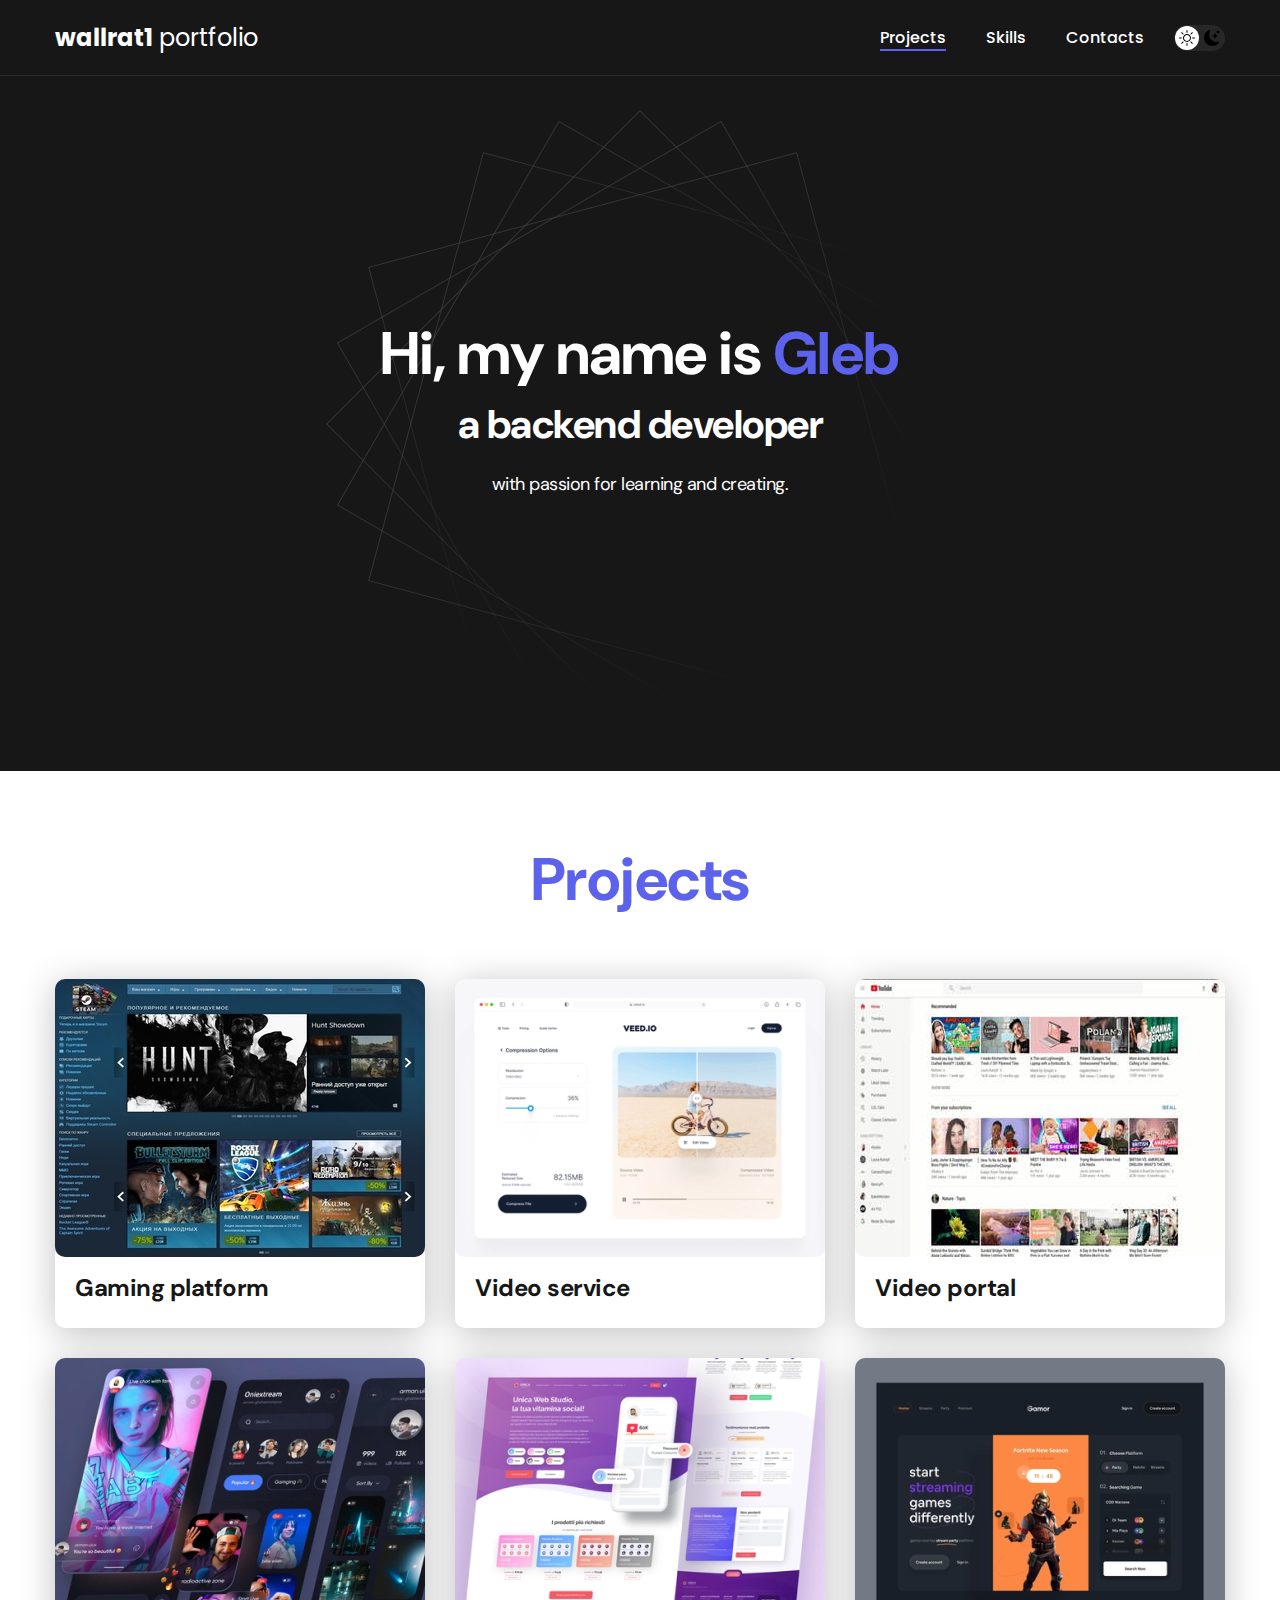
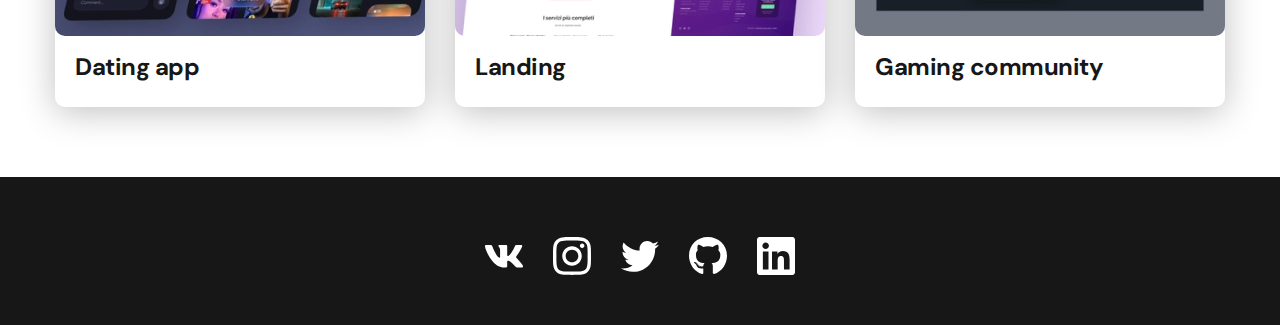
<file: index.html>
<!DOCTYPE html>
<html lang="en">
  <head>
    <meta charset="UTF-8" />
    <meta http-equiv="X-UA-Compatible" content="IE=edge" />
    <meta name="viewport" content="width=device-width, initial-scale=1.0" />
    <title>wallrat1 portfolio</title>
    <link rel="stylesheet" href="./css/main.css" />
  </head>
  <body>
    <nav class="nav">
      <div class="container">
        <div class="nav-row">
          <a href="./index.html" class="logo"
            ><strong>wallrat1</strong> portfolio</a
          >

          <button class="dark-mode-btn">
            <img
              src="./img/icons/sun.svg"
              alt="Light mode"
              class="dark-mode-btn__icon"
            />
            <img
              src="./img/icons/moon.svg"
              alt="Dark mode"
              class="dark-mode-btn__icon"
            />
          </button>

          <ul class="nav-list">
            <li class="nav-list__item">
              <a
                href="./index.html"
                class="nav-list__link nav-list__link--active"
                >Projects</a
              >
            </li>
            <li class="nav-list__item">
              <a href="./skills.html" class="nav-list__link">Skills</a>
            </li>
            <li class="nav-list__item">
              <a href="./contacts.html" class="nav-list__link">Contacts</a>
            </li>
          </ul>
        </div>
      </div>
    </nav>

    <header class="header">
      <div class="header__wrapper">
        <h1 class="header__title">
          <strong>Hi, my name is <em>Gleb</em></strong
          ><br />
          a backend developer
        </h1>
        <div class="header__text">
          <p>with passion for learning and creating.</p>
        </div>
      </div>
    </header>

    <main class="section">
      <div class="container">
        <h2 class="title-1">Projects</h2>
        <ul class="projects">
          <li class="project">
            <a href="./gameproject.html">
              <img
                src="./img/projects/01.jpg"
                alt="Project img"
                class="project__img"
              />
              <h3 class="project__title">Gaming platform</h3>
            </a>
          </li>
          <li class="project">
            <a href="./project-page.html">
              <img
                src="./img/projects/02.jpg"
                alt="Project img"
                class="project__img"
              />
              <h3 class="project__title">Video service</h3>
            </a>
          </li>
          <li class="project">
            <a href="./video portal.html">
              <img
                src="./img/projects/03.jpg"
                alt="Project img"
                class="project__img"
              />
              <h3 class="project__title">Video portal</h3>
            </a>
          </li>

          <li class="project">
            <img
              src="./img/projects/04.jpg"
              alt="Project img"
              class="project__img"
            />
            <h3 class="project__title">Dating app</h3>
          </li>
          <li class="project">
            <img
              src="./img/projects/05.jpg"
              alt="Project img"
              class="project__img"
            />
            <h3 class="project__title">Landing</h3>
          </li>
          <li class="project">
            <img
              src="./img/projects/06.jpg"
              alt="Project img"
              class="project__img"
            />
            <h3 class="project__title">Gaming community</h3>
          </li>
        </ul>
      </div>
    </main>

    <footer class="footer">
      <div class="container">
        <div class="footer__wrapper">
          <ul class="social">
            <li class="social__item">
              <a href="#!"><img src="./img/icons/vk.svg" alt="Link" /></a>
            </li>
            <li class="social__item">
              <a href="#!"
                ><img src="./img/icons/instagram.svg" alt="Link"
              /></a>
            </li>
            <li class="social__item">
              <a href="#!"><img src="./img/icons/twitter.svg" alt="Link" /></a>
            </li>
            <li class="social__item">
              <a href="#!"><img src="./img/icons/gitHub.svg" alt="Link" /></a>
            </li>
            <li class="social__item">
              <a href="#!"><img src="./img/icons/linkedIn.svg" alt="Link" /></a>
            </li>
          </ul>
        </div>
      </div>
    </footer>

    <script src="./js/main.js"></script>
  </body>
</html>
</file>
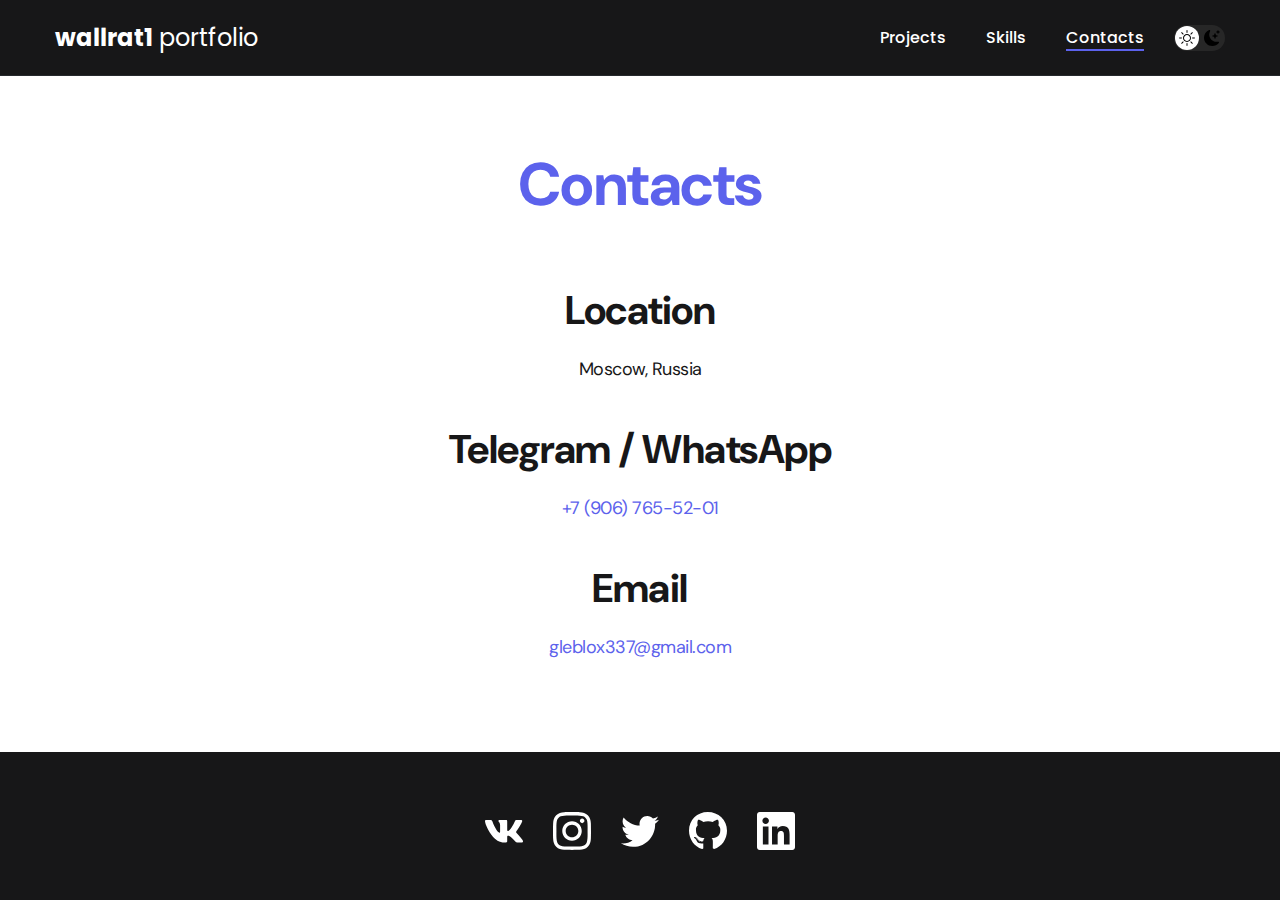
<file: contacts.html>
<!DOCTYPE html>
<html lang="en">
  <head>
    <meta charset="UTF-8" />
    <meta http-equiv="X-UA-Compatible" content="IE=edge" />
    <meta name="viewport" content="width=device-width, initial-scale=1.0" />
    <title>wallrat1 portfolio</title>
    <link rel="stylesheet" href="./css/main.css" />
  </head>
  <body>
    <nav class="nav">
      <div class="container">
        <div class="nav-row">
          <a href="./index.html" class="logo"
            ><strong>wallrat1</strong> portfolio</a
          >

          <button class="dark-mode-btn">
            <img
              src="./img/icons/sun.svg"
              alt="Light mode"
              class="dark-mode-btn__icon"
            />
            <img
              src="./img/icons/moon.svg"
              alt="Dark mode"
              class="dark-mode-btn__icon"
            />
          </button>

          <ul class="nav-list">
            <li class="nav-list__item">
              <a href="./index.html" class="nav-list__link">Projects</a>
            </li>
            <li class="nav-list__item">
              <a href="./skills.html" class="nav-list__link">Skills</a>
            </li>
            <li class="nav-list__item">
              <a
                href="./contacts.html"
                class="nav-list__link nav-list__link--active"
                >Contacts</a
              >
            </li>
          </ul>
        </div>
      </div>
    </nav>

    <main class="section">
      <div class="container">
        <h1 class="title-1">Contacts</h1>

        <ul class="content-list">
          <li class="content-list__item">
            <h2 class="title-2">Location</h2>
            <p>Moscow, Russia</p>
          </li>
          <li class="content-list__item">
            <h2 class="title-2">Telegram / WhatsApp</h2>
            <p><a href="tel:+79051234567">+7 (906) 765-52-01</a></p>
          </li>
          <li class="content-list__item">
            <h2 class="title-2">Email</h2>
            <p>
              <a href="mailto:gleblox337@gmail.com">gleblox337@gmail.com</a>
            </p>
          </li>
        </ul>
      </div>
    </main>

    <footer class="footer">
      <div class="container">
        <div class="footer__wrapper">
          <ul class="social">
            <li class="social__item">
              <a href="#!"><img src="./img/icons/vk.svg" alt="Link" /></a>
            </li>
            <li class="social__item">
              <a href="#!"
                ><img src="./img/icons/instagram.svg" alt="Link"
              /></a>
            </li>
            <li class="social__item">
              <a href="#!"><img src="./img/icons/twitter.svg" alt="Link" /></a>
            </li>
            <li class="social__item">
              <a href="#!"><img src="./img/icons/gitHub.svg" alt="Link" /></a>
            </li>
            <li class="social__item">
              <a href="#!"><img src="./img/icons/linkedIn.svg" alt="Link" /></a>
            </li>
          </ul>
        </div>
      </div>
    </footer>

    <script src="./js/main.js"></script>
  </body>
</html>
</file>
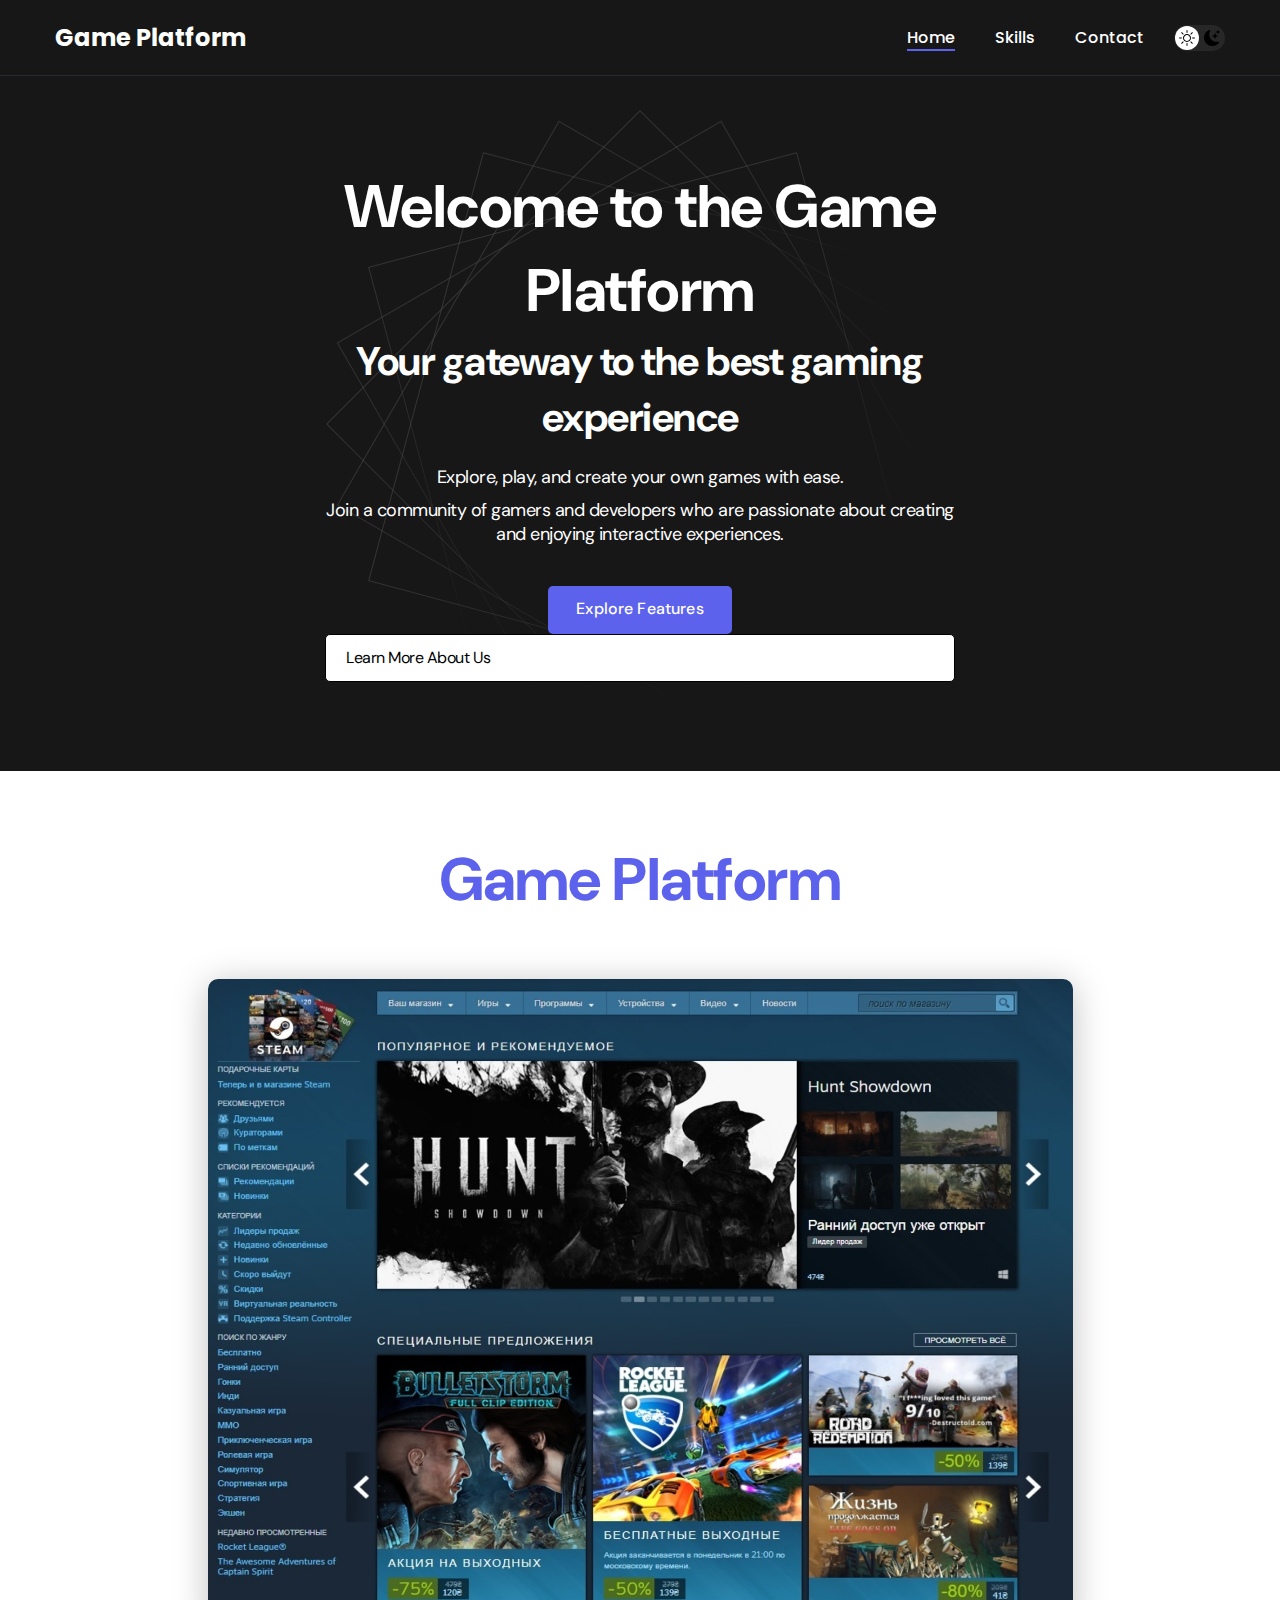
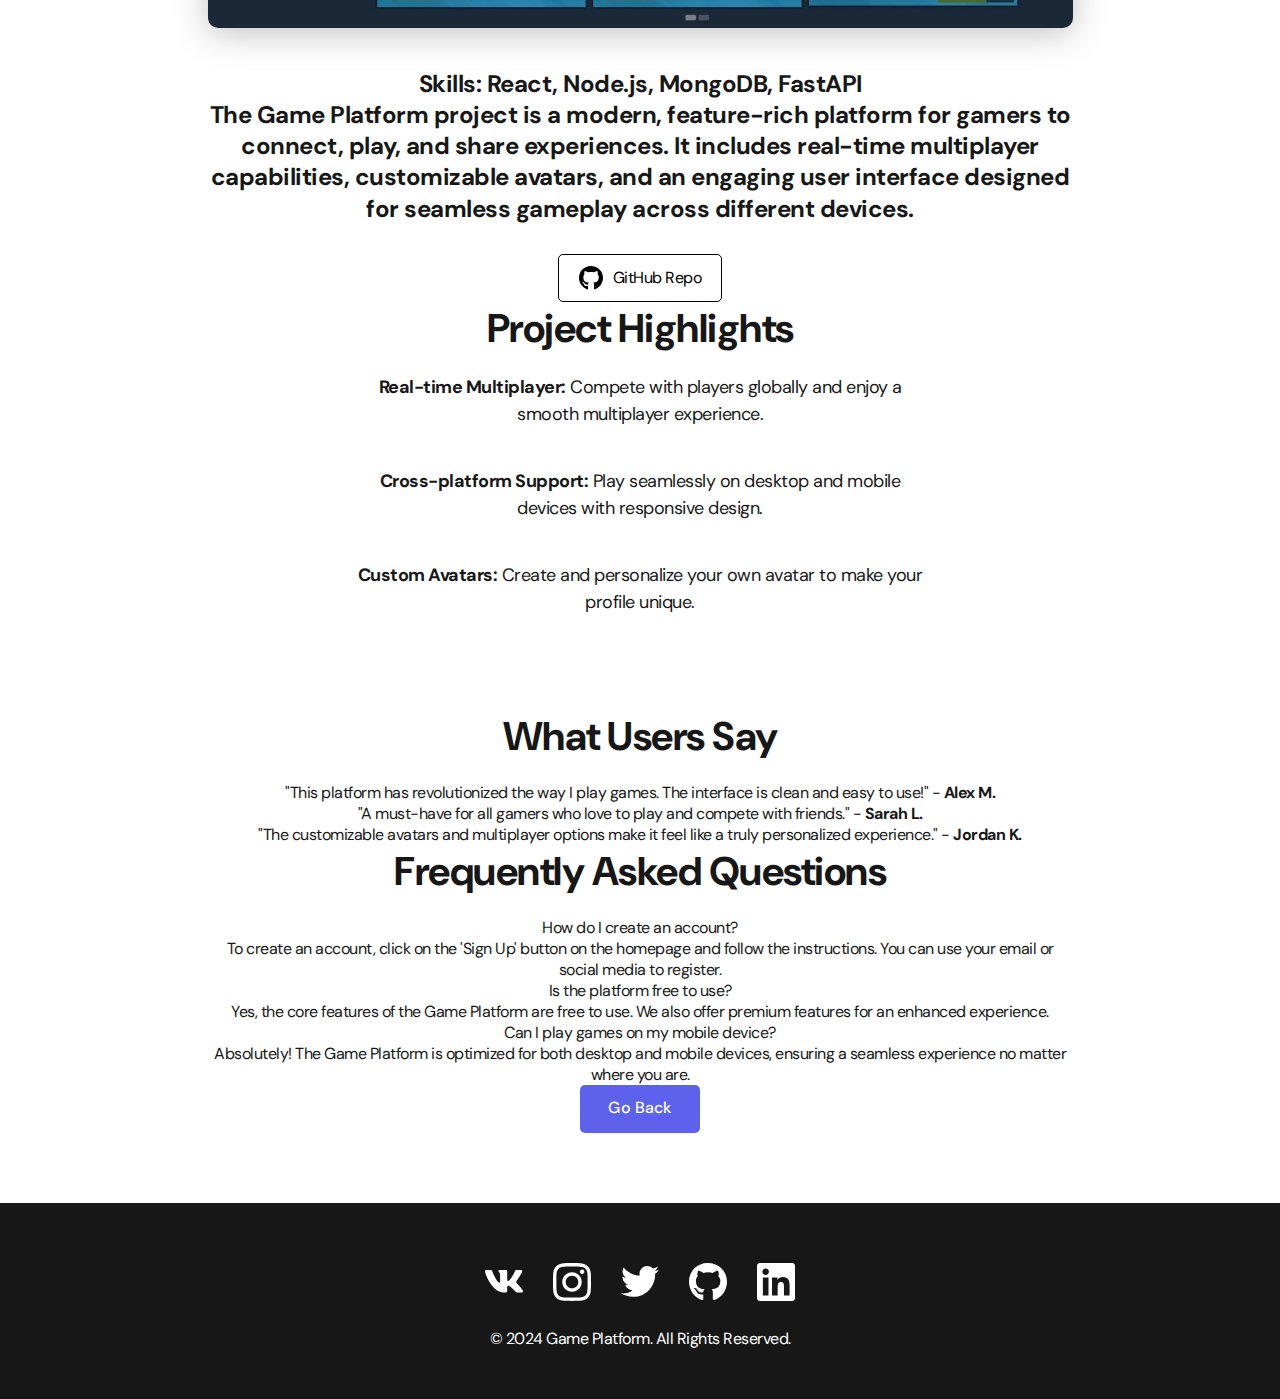
<file: gameproject.html>
<!DOCTYPE html>
<html lang="en">
  <head>
    <meta charset="UTF-8" />
    <meta http-equiv="X-UA-Compatible" content="IE=edge" />
    <meta name="viewport" content="width=device-width, initial-scale=1.0" />
    <title>Game Platform - Updated</title>
    <link rel="stylesheet" href="./css/main.css" />
  </head>
  <body>
    <nav class="nav">
      <div class="container">
        <div class="nav-row">
          <a href="./index.html" class="logo"><strong>Game Platform</strong></a>

          <button class="dark-mode-btn">
            <img
              src="./img/icons/sun.svg"
              alt="Light mode"
              class="dark-mode-btn__icon"
            />
            <img
              src="./img/icons/moon.svg"
              alt="Dark mode"
              class="dark-mode-btn__icon"
            />
          </button>

          <ul class="nav-list">
            <li class="nav-list__item">
              <a
                href="./index.html"
                class="nav-list__link nav-list__link--active"
                >Home</a
              >
            </li>
            <li class="nav-list__item">
              <a href="./skills.html" class="nav-list__link">Skills</a>
            </li>
            <li class="nav-list__item">
              <a href="./contacts.html" class="nav-list__link">Contact</a>
            </li>
          </ul>
        </div>
      </div>
    </nav>

    <header class="header">
      <div class="header__wrapper">
        <h1 class="header__title">
          <strong>Welcome to the Game Platform</strong><br />
          Your gateway to the best gaming experience
        </h1>
        <div class="header__text">
          <p>Explore, play, and create your own games with ease.</p>
          <p>
            Join a community of gamers and developers who are passionate about
            creating and enjoying interactive experiences.
          </p>
        </div>
        <a href="#features" class="btn">Explore Features</a>
        <a href="#about" class="btn-outline">Learn More About Us</a>
      </div>
    </header>

    <main class="section">
      <div class="container">
        <div class="project-details">
          <h1 class="title-1">Game Platform</h1>

          <img
            src="./img/projects/game.jpg"
            alt="Game Project Image"
            class="project-details__cover"
          />

          <div class="project-details__desc">
            <p>Skills: React, Node.js, MongoDB, FastAPI</p>
            <p>
              The Game Platform project is a modern, feature-rich platform for
              gamers to connect, play, and share experiences. It includes
              real-time multiplayer capabilities, customizable avatars, and an
              engaging user interface designed for seamless gameplay across
              different devices.
            </p>
          </div>

          <a href="#" class="btn-outline">
            <img src="./img/icons/gitHub-black.svg" alt="GitHub icon" />
            GitHub Repo
          </a>

          <section class="additional-info">
            <h2 class="title-2">Project Highlights</h2>
            <ul class="content-list">
              <li class="content-list__item">
                <p>
                  <strong>Real-time Multiplayer:</strong> Compete with players
                  globally and enjoy a smooth multiplayer experience.
                </p>
              </li>
              <li class="content-list__item">
                <p>
                  <strong>Cross-platform Support:</strong> Play seamlessly on
                  desktop and mobile devices with responsive design.
                </p>
              </li>
              <li class="content-list__item">
                <p>
                  <strong>Custom Avatars:</strong> Create and personalize your
                  own avatar to make your profile unique.
                </p>
              </li>
              <li class="content-list__item">
                <p>
                  <strong>Interactive Tutorials:</strong> Learn to build your
                  own games with easy-to-follow tutorials integrated into the
                  platform.
                </p>
              </li>
            </ul>
          </section>

          <section class="testimonials">
            <h2 class="title-2">What Users Say</h2>
            <div class="review">
              <p>
                "This platform has revolutionized the way I play games. The
                interface is clean and easy to use!" - <strong>Alex M.</strong>
              </p>
            </div>
            <div class="review">
              <p>
                "A must-have for all gamers who love to play and compete with
                friends." - <strong>Sarah L.</strong>
              </p>
            </div>
            <div class="review">
              <p>
                "The customizable avatars and multiplayer options make it feel
                like a truly personalized experience." -
                <strong>Jordan K.</strong>
              </p>
            </div>
          </section>

          <section class="faq">
            <h2 class="title-2">Frequently Asked Questions</h2>
            <div class="faq-item">
              <h3>How do I create an account?</h3>
              <p>
                To create an account, click on the 'Sign Up' button on the
                homepage and follow the instructions. You can use your email or
                social media to register.
              </p>
            </div>
            <div class="faq-item">
              <h3>Is the platform free to use?</h3>
              <p>
                Yes, the core features of the Game Platform are free to use. We
                also offer premium features for an enhanced experience.
              </p>
            </div>
            <div class="faq-item">
              <h3>Can I play games on my mobile device?</h3>
              <p>
                Absolutely! The Game Platform is optimized for both desktop and
                mobile devices, ensuring a seamless experience no matter where
                you are.
              </p>
            </div>
          </section>

          <a href="./index.html" class="btn">Go Back</a>
        </div>
      </div>
    </main>

    <footer class="footer">
      <div class="container">
        <div class="footer__wrapper">
          <ul class="social">
            <li class="social__item">
              <a href="#"><img src="./img/icons/vk.svg" alt="VK Link" /></a>
            </li>
            <li class="social__item">
              <a href="#"
                ><img src="./img/icons/instagram.svg" alt="Instagram Link"
              /></a>
            </li>
            <li class="social__item">
              <a href="#"
                ><img src="./img/icons/twitter.svg" alt="Twitter Link"
              /></a>
            </li>
            <li class="social__item">
              <a href="#"
                ><img src="./img/icons/gitHub.svg" alt="GitHub Link"
              /></a>
            </li>
            <li class="social__item">
              <a href="#"
                ><img src="./img/icons/linkedIn.svg" alt="LinkedIn Link"
              /></a>
            </li>
          </ul>
          <p class="footer__text">
            &copy; 2024 Game Platform. All Rights Reserved.
          </p>
        </div>
      </div>
    </footer>

    <script src="./js/main.js"></script>
  </body>
</html>
</file>
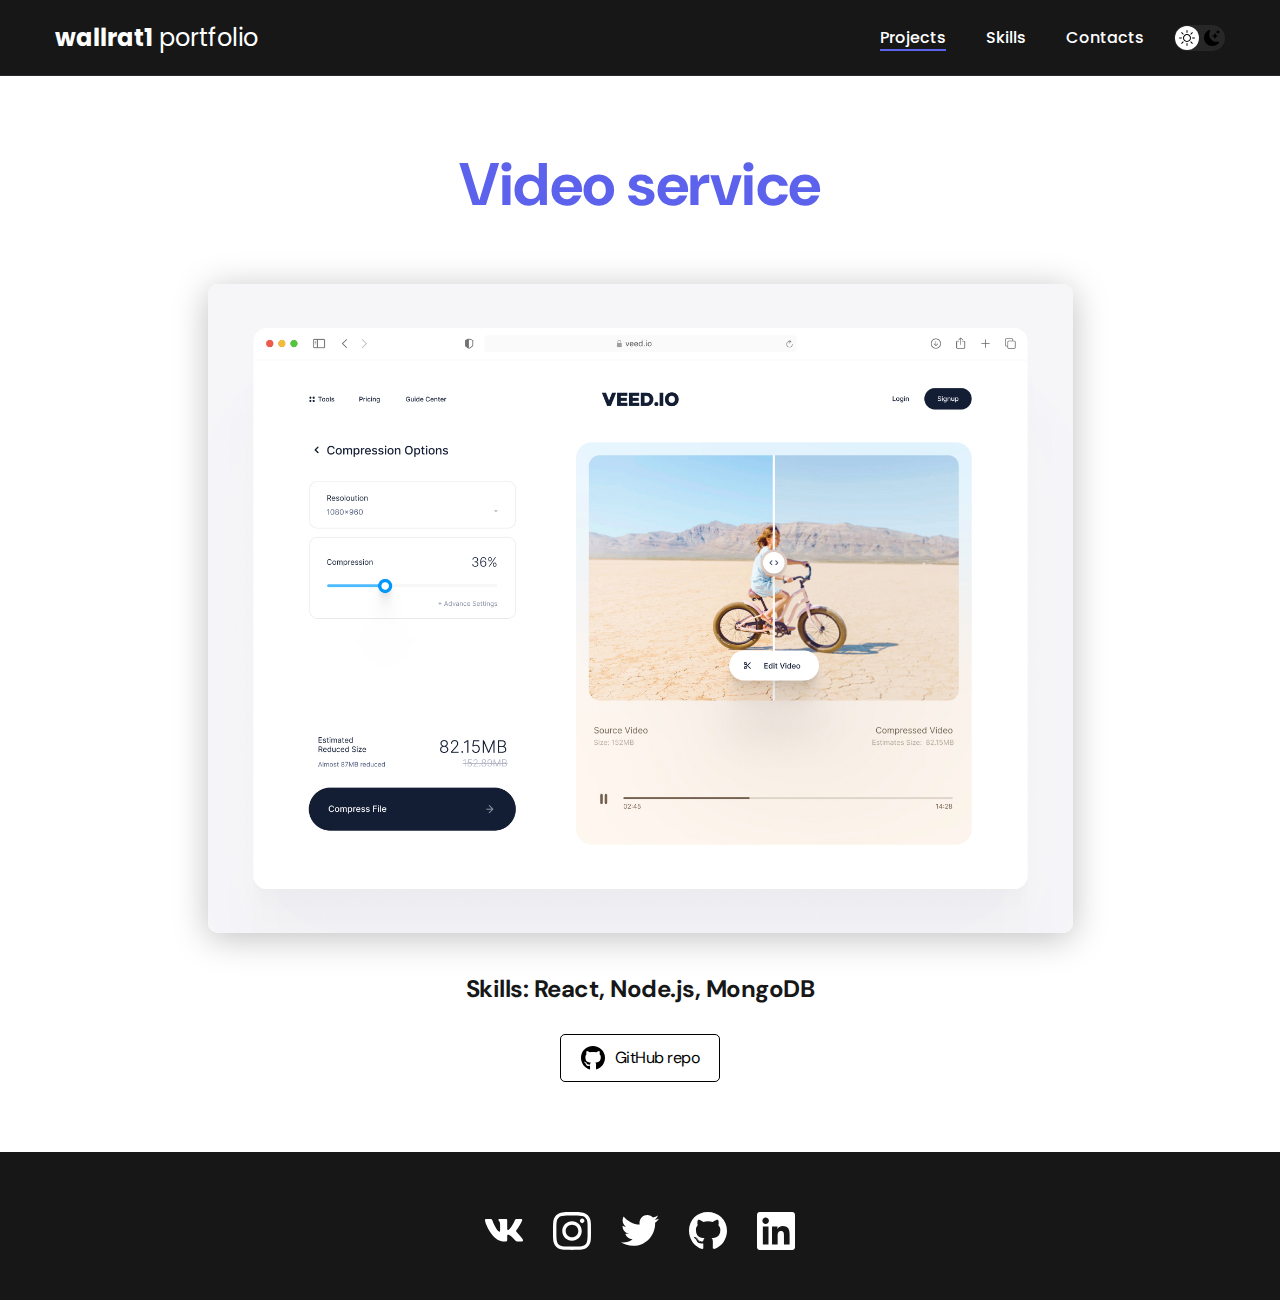
<file: project-page.html>
<!DOCTYPE html>
<html lang="en">
  <head>
    <meta charset="UTF-8" />
    <meta http-equiv="X-UA-Compatible" content="IE=edge" />
    <meta name="viewport" content="width=device-width, initial-scale=1.0" />
    <title>wallrat1 portfolio</title>
    <link rel="stylesheet" href="./css/main.css" />
  </head>
  <body>
    <nav class="nav">
      <div class="container">
        <div class="nav-row">
          <a href="./index.html" class="logo"
            ><strong>wallrat1</strong> portfolio</a
          >

          <button class="dark-mode-btn">
            <img
              src="./img/icons/sun.svg"
              alt="Light mode"
              class="dark-mode-btn__icon"
            />
            <img
              src="./img/icons/moon.svg"
              alt="Dark mode"
              class="dark-mode-btn__icon"
            />
          </button>

          <ul class="nav-list">
            <li class="nav-list__item">
              <a
                href="./index.html"
                class="nav-list__link nav-list__link--active"
                >Projects</a
              >
            </li>
            <li class="nav-list__item">
              <a href="./skills.html" class="nav-list__link">Skills</a>
            </li>
            <li class="nav-list__item">
              <a href="./contacts.html" class="nav-list__link">Contacts</a>
            </li>
          </ul>
        </div>
      </div>
    </nav>

    <main class="section">
      <div class="container">
        <div class="project-details">
          <h1 class="title-1">Video service</h1>

          <img
            src="./img/projects/02-big.jpg"
            alt=""
            class="project-details__cover"
          />

          <div class="project-details__desc">
            <p>Skills: React, Node.js, MongoDB</p>
          </div>

          <a href="#!" class="btn-outline">
            <img src="./img/icons/gitHub-black.svg" alt="" />
            GitHub repo
          </a>
        </div>
      </div>
    </main>

    <footer class="footer">
      <div class="container">
        <div class="footer__wrapper">
          <ul class="social">
            <li class="social__item">
              <a href="#!"><img src="./img/icons/vk.svg" alt="Link" /></a>
            </li>
            <li class="social__item">
              <a href="#!"
                ><img src="./img/icons/instagram.svg" alt="Link"
              /></a>
            </li>
            <li class="social__item">
              <a href="#!"><img src="./img/icons/twitter.svg" alt="Link" /></a>
            </li>
            <li class="social__item">
              <a href="#!"><img src="./img/icons/gitHub.svg" alt="Link" /></a>
            </li>
            <li class="social__item">
              <a href="#!"><img src="./img/icons/linkedIn.svg" alt="Link" /></a>
            </li>
          </ul>
        </div>
      </div>
    </footer>

    <script src="./js/main.js"></script>
  </body>
</html>
</file>
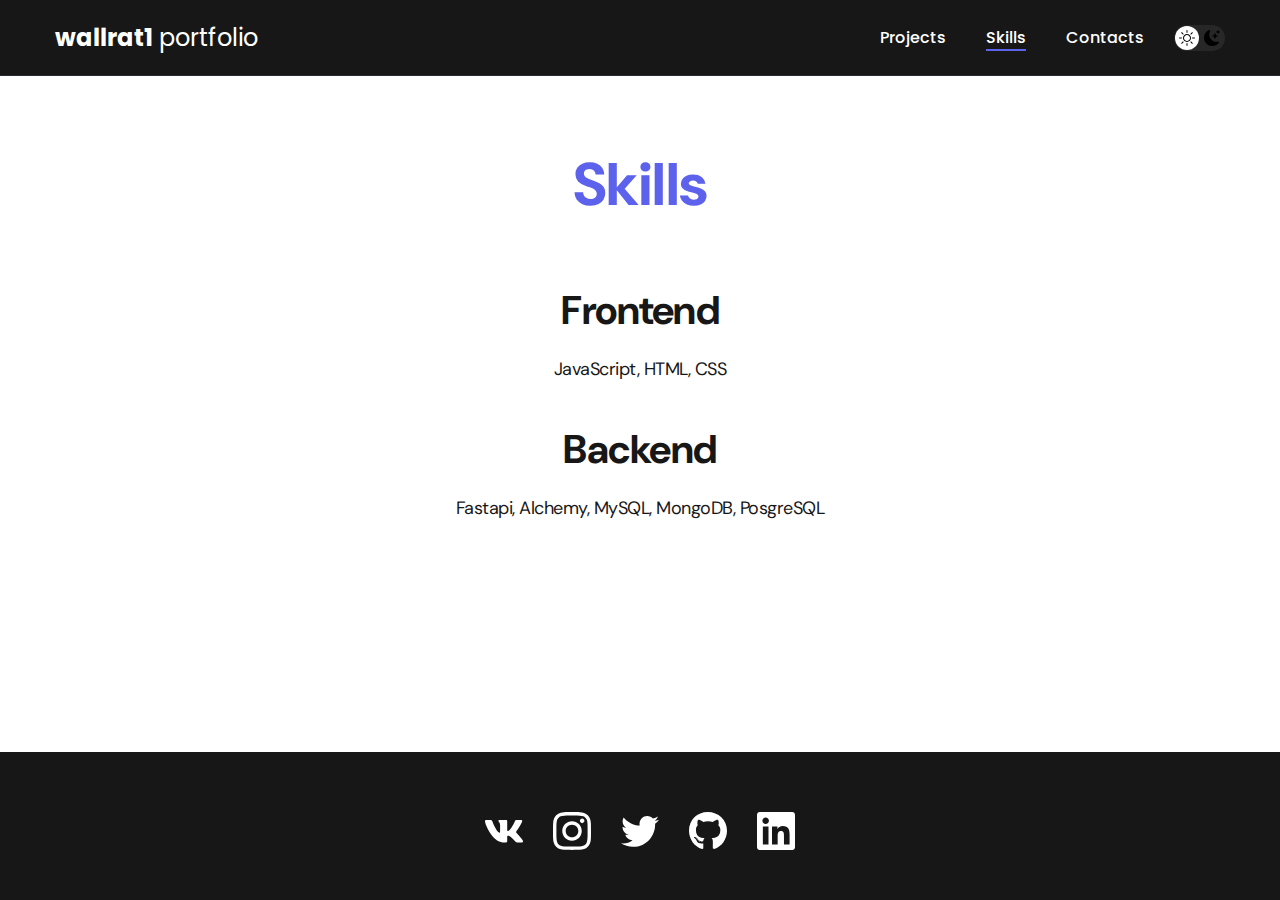
<file: skills.html>
<!DOCTYPE html>
<html lang="en">
  <head>
    <meta charset="UTF-8" />
    <meta http-equiv="X-UA-Compatible" content="IE=edge" />
    <meta name="viewport" content="width=device-width, initial-scale=1.0" />
    <title>wallrat1 portfolio</title>
    <link rel="stylesheet" href="./css/main.css" />
  </head>
  <body>
    <nav class="nav">
      <div class="container">
        <div class="nav-row">
          <a href="./index.html" class="logo"
            ><strong>wallrat1</strong> portfolio</a
          >

          <button class="dark-mode-btn">
            <img
              src="./img/icons/sun.svg"
              alt="Light mode"
              class="dark-mode-btn__icon"
            />
            <img
              src="./img/icons/moon.svg"
              alt="Dark mode"
              class="dark-mode-btn__icon"
            />
          </button>

          <ul class="nav-list">
            <li class="nav-list__item">
              <a href="./index.html" class="nav-list__link">Projects</a>
            </li>
            <li class="nav-list__item">
              <a
                href="./skills.html"
                class="nav-list__link nav-list__link--active"
                >Skills</a
              >
            </li>
            <li class="nav-list__item">
              <a href="./contacts.html" class="nav-list__link">Contacts</a>
            </li>
          </ul>
        </div>
      </div>
    </nav>

    <main class="section">
      <div class="container">
        <h1 class="title-1">Skills</h1>

        <ul class="content-list">
          <li class="content-list__item">
            <h2 class="title-2">Frontend</h2>
            <p>JavaScript, HTML, CSS</p>
          </li>
          <li class="content-list__item">
            <h2 class="title-2">Backend</h2>
            <p>Fastapi, Alchemy, MySQL, MongoDB, PosgreSQL</p>
          </li>
        </ul>
      </div>
    </main>

    <footer class="footer">
      <div class="container">
        <div class="footer__wrapper">
          <ul class="social">
            <li class="social__item">
              <a href="#!"><img src="./img/icons/vk.svg" alt="Link" /></a>
            </li>
            <li class="social__item">
              <a href="#!"
                ><img src="./img/icons/instagram.svg" alt="Link"
              /></a>
            </li>
            <li class="social__item">
              <a href="#!"><img src="./img/icons/twitter.svg" alt="Link" /></a>
            </li>
            <li class="social__item">
              <a href="#!"><img src="./img/icons/gitHub.svg" alt="Link" /></a>
            </li>
            <li class="social__item">
              <a href="#!"><img src="./img/icons/linkedIn.svg" alt="Link" /></a>
            </li>
          </ul>
        </div>
      </div>
    </footer>

    <script src="./js/main.js"></script>
  </body>
</html>
</file>
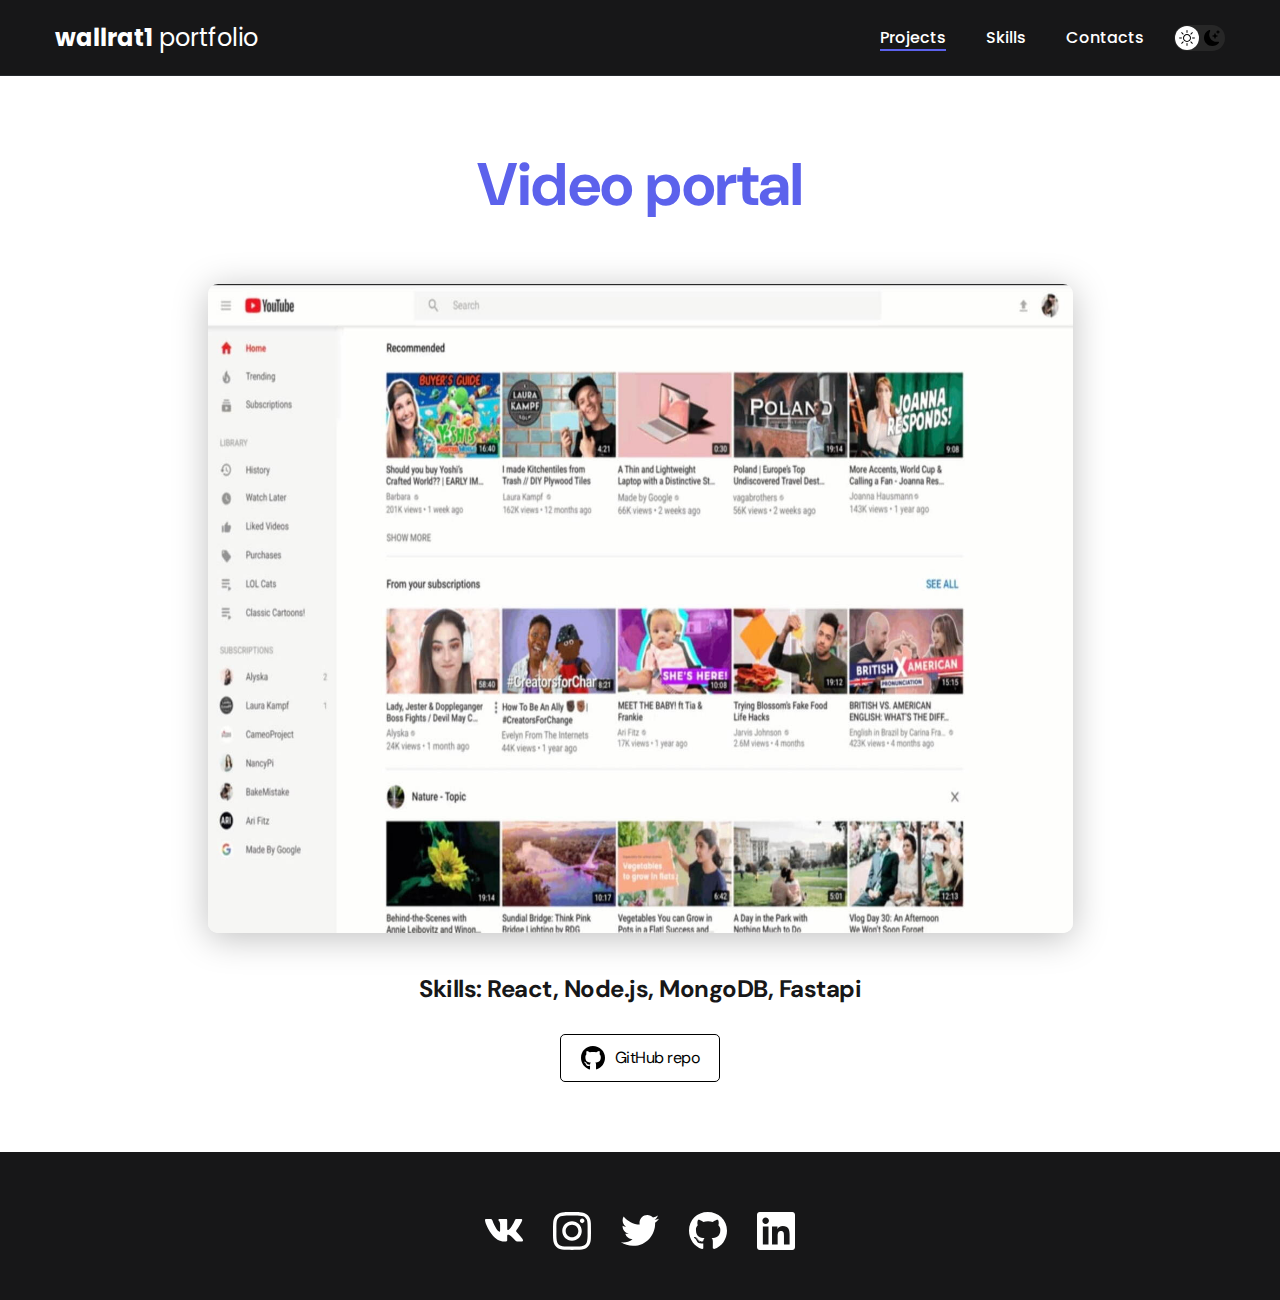
<file: video portal.html>
<!DOCTYPE html>
<html lang="en">
  <head>
    <meta charset="UTF-8" />
    <meta http-equiv="X-UA-Compatible" content="IE=edge" />
    <meta name="viewport" content="width=device-width, initial-scale=1.0" />
    <title>wallrat1 portfolio</title>
    <link rel="stylesheet" href="./css/main.css" />
  </head>
  <body>
    <nav class="nav">
      <div class="container">
        <div class="nav-row">
          <a href="./index.html" class="logo"
            ><strong>wallrat1</strong> portfolio</a
          >

          <button class="dark-mode-btn">
            <img
              src="./img/icons/sun.svg"
              alt="Light mode"
              class="dark-mode-btn__icon"
            />
            <img
              src="./img/icons/moon.svg"
              alt="Dark mode"
              class="dark-mode-btn__icon"
            />
          </button>

          <ul class="nav-list">
            <li class="nav-list__item">
              <a
                href="./index.html"
                class="nav-list__link nav-list__link--active"
                >Projects</a
              >
            </li>
            <li class="nav-list__item">
              <a href="./skills.html" class="nav-list__link">Skills</a>
            </li>
            <li class="nav-list__item">
              <a href="./contacts.html" class="nav-list__link">Contacts</a>
            </li>
          </ul>
        </div>
      </div>
    </nav>

    <main class="section">
      <div class="container">
        <div class="project-details">
          <h1 class="title-1">Video portal</h1>

          <img
            src="./img/projects/03-big.jpg"
            alt=""
            class="project-details__cover"
          />

          <div class="project-details__desc">
            <p>Skills: React, Node.js, MongoDB, Fastapi</p>
          </div>

          <a href="#!" class="btn-outline">
            <img src="./img/icons/gitHub-black.svg" alt="" />
            GitHub repo
          </a>
        </div>
      </div>
    </main>

    <footer class="footer">
      <div class="container">
        <div class="footer__wrapper">
          <ul class="social">
            <li class="social__item">
              <a href="#!"><img src="./img/icons/vk.svg" alt="Link" /></a>
            </li>
            <li class="social__item">
              <a href="#!"
                ><img src="./img/icons/instagram.svg" alt="Link"
              /></a>
            </li>
            <li class="social__item">
              <a href="#!"><img src="./img/icons/twitter.svg" alt="Link" /></a>
            </li>
            <li class="social__item">
              <a href="#!"><img src="./img/icons/gitHub.svg" alt="Link" /></a>
            </li>
            <li class="social__item">
              <a href="#!"><img src="./img/icons/linkedIn.svg" alt="Link" /></a>
            </li>
          </ul>
        </div>
      </div>
    </footer>

    <script src="./js/main.js"></script>
  </body>
</html>
</file>
<file: css/main.css>
@import "./reset.css";
@import url('https://fonts.googleapis.com/css2?family=DM+Sans:wght@400;500;700&family=Poppins:wght@400;500;700&display=swap');

/*
font-family: 'DM Sans', sans-serif;
font-family: 'Poppins', sans-serif;
*/

/* * {
    border: 1px solid red;
} */

:root {
    --blackpure: #000;
    --black: #171718;
    --black-border: #26292D;
    --white: #fff;
    --purple: #5C62EC;

    --text-color: var(--black);

    --dark-bg: var(--black);
    --dark-border: var(--black-border);
    --header-text: var(--white);
    --accent: var(--purple);

    /* Light mode */
    --page-bg: var(--white);
    --text-color: var(--black);

    --title-1: var(--accent);

    --project-card-bg: var(--white);
    --project-card-text: var(--black);
    --box-shadow: 0px 5px 35px rgba(0, 0, 0, 0.25);
}

.dark {
     /* Dark mode */
    --page-bg: #252526;
    --text-color: var(--white);

    --title-1: var(--white);

    --project-card-bg: var(--black);
    --project-card-text: var(--white);
    --box-shadow: 0px 5px 35px rgba(0, 0, 0, 0.8);
}

html, body {
    display: flex;
    flex-direction: column;
    min-height: 100vh;

    font-family: 'DM Sans', sans-serif;
    letter-spacing: -0.5px;

    /* Light mode */
    background-color: var(--page-bg);
    color: var(--text-color);
}

/* General */

.container {
    margin: 0 auto;
    padding: 0 15px;
    max-width: 1200px;
}

.none {
    display: none !important;
}

.section {
    padding: 70px 0;
}

.title-1 {
    margin-bottom: 60px;

    font-size: 60px;
    font-weight: 700;
    line-height: 1.3;
    color: var(--title-1);
    text-align: center;
}

.title-2 {
    margin-bottom: 20px;

    font-size: 40px;
    font-weight: 700;
    line-height: 1.3;
}

/* Nav */

.nav {
    padding: 20px 0;
    border-bottom: 1px solid var(--dark-border);
    background-color: var(--dark-bg);
    color: var(--header-text);
    letter-spacing: normal;
}

.nav-row {
    display: flex;
    justify-content: flex-end;
    align-items: center;
    column-gap: 30px;
    row-gap: 20px;
    flex-wrap: wrap;
}

.logo {
    margin-right: auto;
    color: var(--header-text);
    font-size: 24px;
    font-family: 'Poppins', sans-serif;
}

.logo strong {
    font-weight: 700;
}

.nav-list {
    display: flex;
    flex-wrap: wrap;
    row-gap: 10px;
    align-items: center;
    column-gap: 40px;
    font-size: 16px;
    font-weight: 500;
    font-family: 'Poppins', sans-serif;
}

.nav-list__link {
    color: var(--header-text);
    transition: opacity 0.2s ease-in;
}

.nav-list__link:hover {
    opacity: 0.8;
}

.nav-list__link--active {
    position: relative;
}

.nav-list__link--active::before {
    content: "";

    position: absolute;
    left: 0;
    top: 100%;

    display: block;
    height: 2px;
    width: 100%;
    background-color: var(--accent);
}

/* Dark mode btn */

.dark-mode-btn {
    order: 9;

    position: relative;
    display: flex;
    justify-content: space-between;

    width: 51px;
    height: 26px;
    padding: 5px;

    border-radius: 50px;
    background-color: #272727;
}

.dark-mode-btn::before {
    content: "";

    position: absolute;
    top: 1px;
    left: 1px;

    display: block;
    width: 24px;
    height: 24px;

    border-radius: 50%;
    background-color: var(--white);

    transition: left 0.2s ease-in;
}

.dark-mode-btn--active::before {
    left: 26px;
}

.dark-mode-btn__icon {
    position: relative;
    z-index: 9;
}

/* Header */

.header {
    padding: 40px 0;
    min-height: 695px;

    display: flex;
    justify-content: center;
    align-items: center;

    background-color: var(--dark-bg);
    background-image: url('./../img/header-bg.png');
    background-repeat: no-repeat;
    background-size: auto;
    background-position: center center;

    color: var(--header-text);
    text-align: center;
}

.header__wrapper {
    padding: 0 15px;
    max-width: 660px;
}

.header__title {
    margin-bottom: 20px;
    font-size: 40px;
    font-weight: 700;
    line-height: 1.4;
}

.header__title strong {
    font-size: 60px;
    font-weight: 700;
}

.header__title em {
    font-style: normal;
    color: var(--accent);
}

.header__text {
    margin-bottom: 40px;
    font-size: 18px;
    line-height: 1.333;
}

.header__text p + p{
    margin-top: 0.5em;
}

/* Btn */

.btn {
    display: inline-block;
    height: 48px;
    padding: 12px 28px;

    border-radius: 5px;
    background-color: var(--accent);
    color: var(--white);
    letter-spacing: 0.15px;
    font-size: 16px;
    font-weight: 500;

    transition: opacity 0.2s ease-in;
}

.btn:hover {
    opacity: 0.8;
}

.btn:active {
    position: relative;
    top: 1px;
}

/* Btn outline */

.btn-outline {
    display: flex;
    column-gap: 10px;
    align-items: center;

    height: 48px;
    padding: 12px 20px;

    border-radius: 5px;
    border: 1px solid var(--blackpure);
    background-color: var(--white);
    color: var(--blackpure);

    transition: opacity 0.2s ease-in;
}

.btn-outline:hover {
    opacity: 0.8;
}

.btn-outline:active {
    position: relative;
    top: 1px;
}

/* Projects  */

.projects {
    display: flex;
    justify-content: center;
    flex-wrap: wrap;
    column-gap: 30px;
    row-gap: 30px;
}

.project {
    max-width: 370px;
    background-color: var(--project-card-bg);
    box-shadow: var(--box-shadow);
    border-radius: 10px;
}

.project__img {
    border-radius: 10px;
}

.project__title {
    padding: 15px 20px 25px;
    font-weight: 700;
    font-size: 24px;
    line-height: 1.3;
    color: var(--project-card-text);
}

/* Project details */

.project-details {
    margin: 0 auto;
    max-width: 865px;

    display: flex;
    flex-direction: column;
    align-items: center;

    text-align: center;
}

.project-details__cover {
    max-width: 100%;
    margin-bottom: 40px;

    box-shadow: 0px 5px 35px rgba(0, 0, 0, 0.25);
    border-radius: 10px;
}

.project-details__desc {
    margin-bottom: 30px;

    font-weight: 700;
    font-size: 24px;
    line-height: 1.3;
}

/* Content list */

.content-list {
    margin: 0 auto;
    max-width: 570px;
    display: flex;
    flex-direction: column;
    align-items: center;
    row-gap: 40px;
    text-align: center;
}

.content-list a {
    color: var(--accent);
}

.content-list__item {
    font-size: 18px;
    line-height: 1.5;
}

.content-list__item p + p {
    margin-top: 0.5em;
}

/* Footer */

.footer {
    margin-top: auto;
    padding: 60px 0 50px;
    background-color: var(--dark-bg);
    color: var(--header-text);
}

.footer__wrapper {
    display: flex;
    flex-direction: column;
    align-items: center;
    row-gap: 27px;
}

.social {
    display: flex;
    column-gap: 30px;
    align-items: center;
}

.copyright {
    font-size: 16px;
}

.copyright p + p {
    margin-top: 0.5em;
}

@media (max-width: 620px) {

    /* Header  */

    .header {
        min-height: unset;
    }

    .header__title {
        font-size: 30px;
    }

    .header__title strong {
        font-size: 40px;
    }

    /* Nav */

    .nav-row {
        justify-content: space-between;
    }

    .dark-mode-btn {
        order: 0;
    }

    /* General */

    .section {
        padding: 40px 0;
    }

    .title-1 {
        margin-bottom: 30px;
        font-size: 40px;
    }

    .title-2 {
        margin-bottom: 10px;
        font-size: 30px;
    }

    /* Projects */

    .project__title {
        font-size: 22px;
    }

    /* Project page */

    .project-details__desc {
        margin-bottom: 20px;
        font-size: 22px;
    }

    /* Content List */

    .content-list {
        row-gap: 20px;
    }

    .content-list__item {
        font-size: 16px;
    }

    /* Footer */

    .footer {
        padding: 40px 0 30px;
    }

    .footer__wrapper {
        row-gap: 20px;
    }

    /* Social */

    .social {
        column-gap: 20px;
    }

    .social__item {
        width: 28px;
    }

}
</file>
